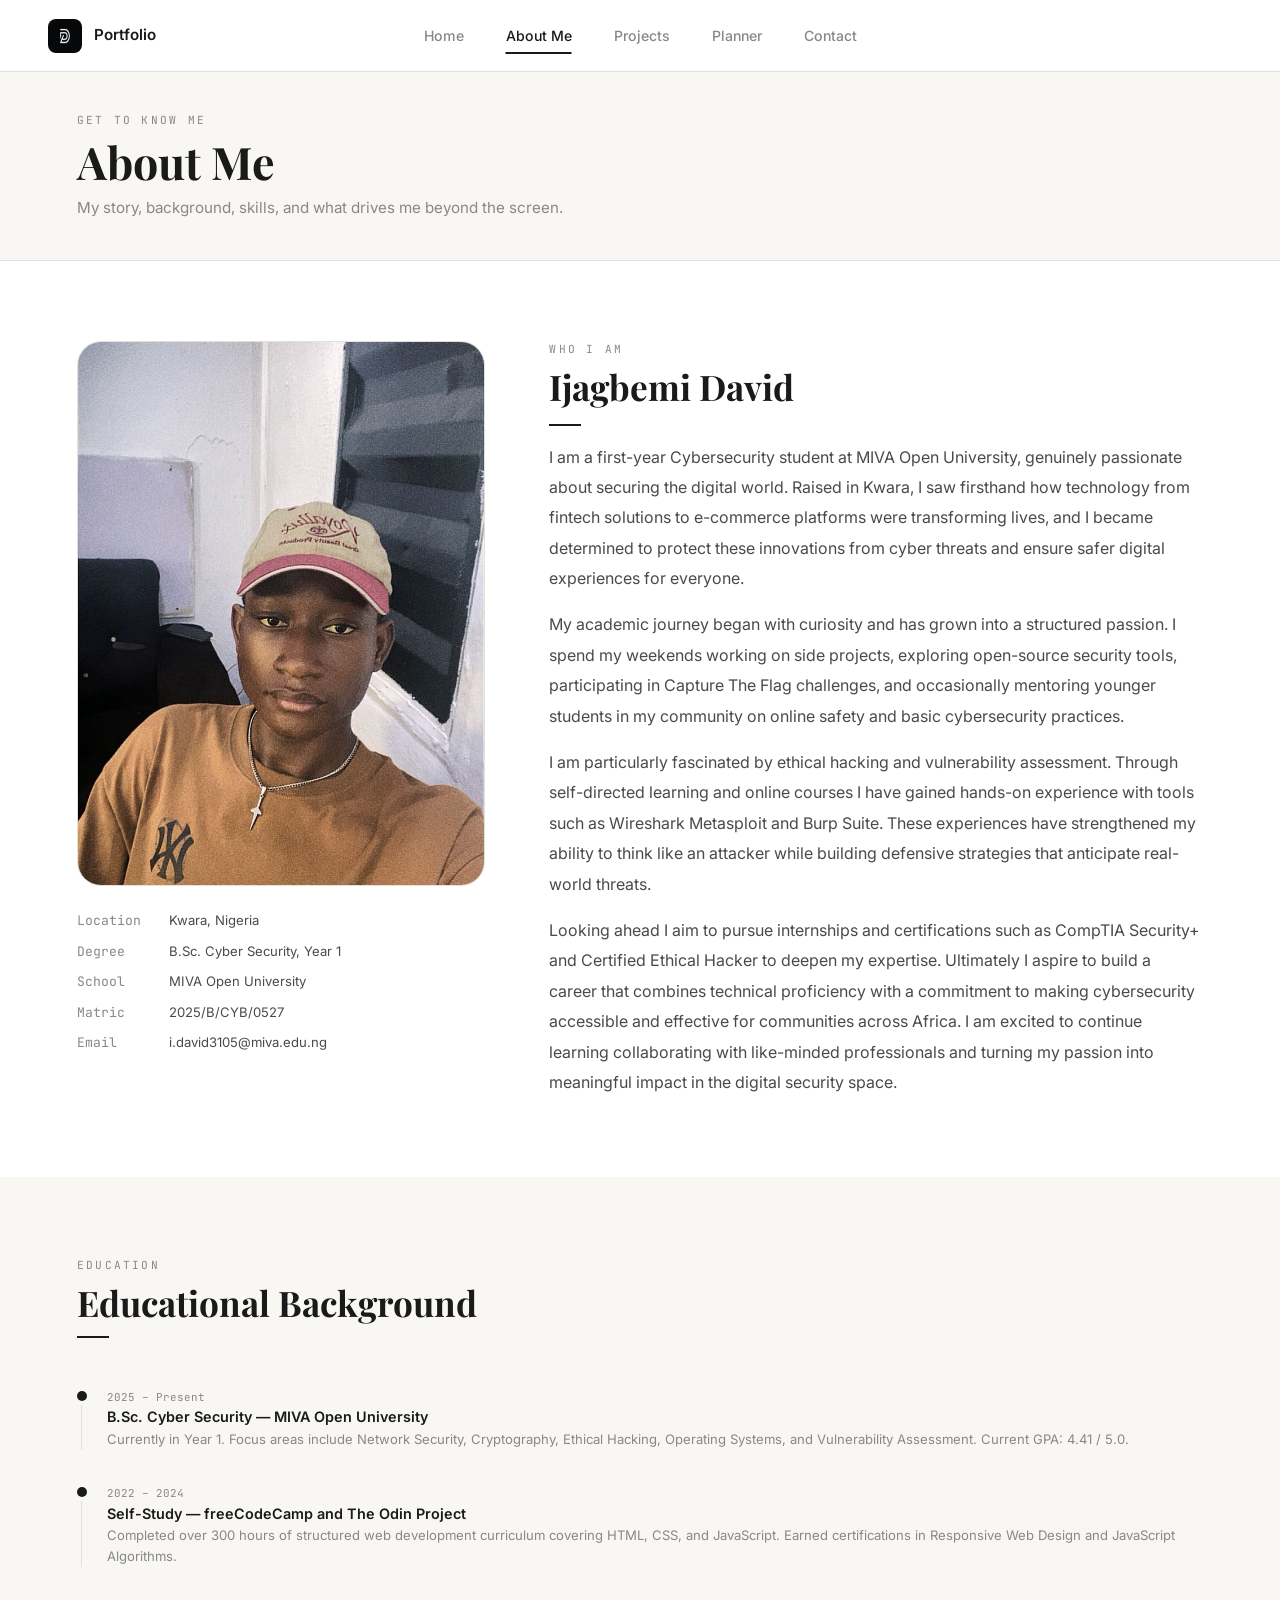
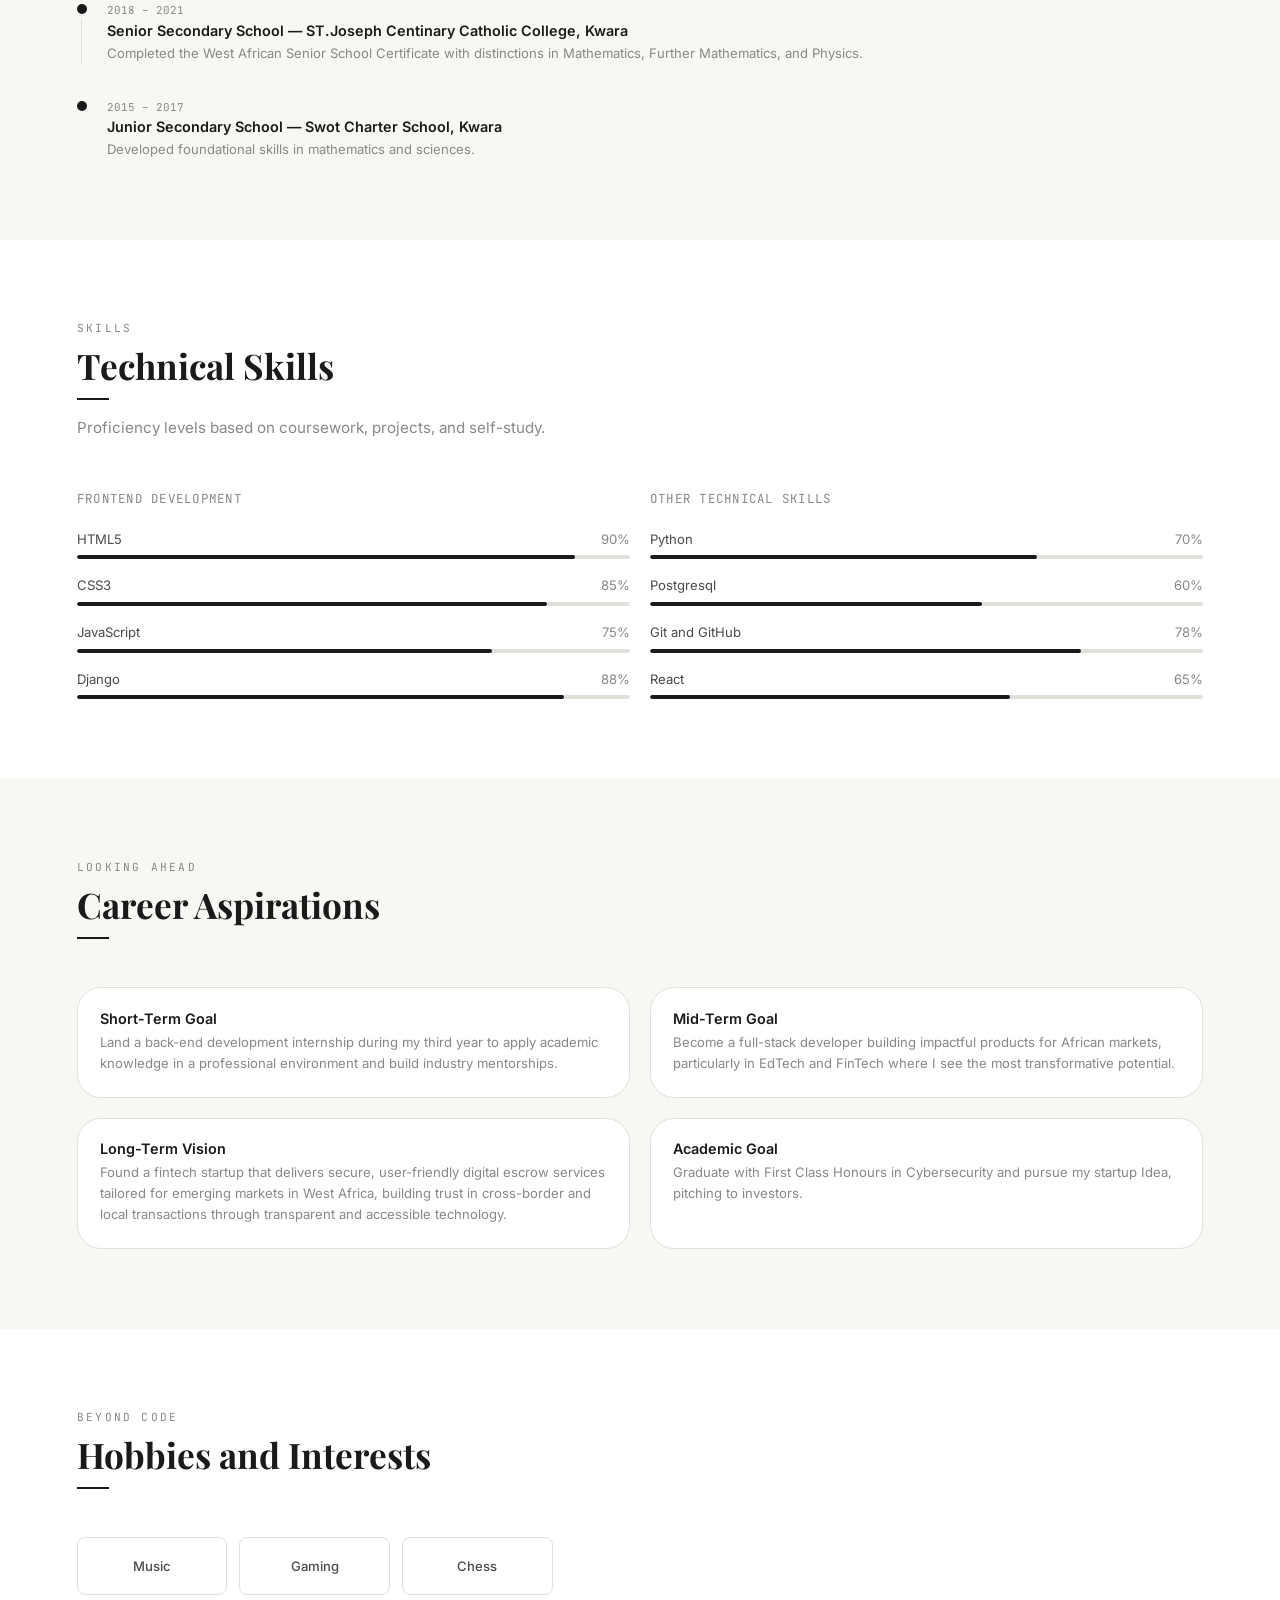
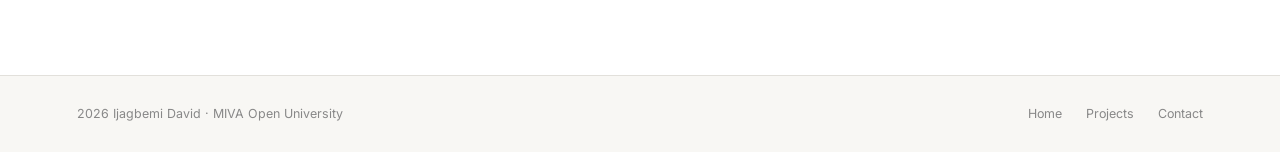
<file: about.html>
<!DOCTYPE html>
<html lang="en">
    <head>
      <meta charset="UTF-8" />
      <meta name="viewport" content="width=device-width, initial-scale=1.0" />
      <title>About Me — Ijagbemi David</title>
      <link rel="preconnect" href="https://fonts.googleapis.com" />
      <link rel="preconnect" href="https://fonts.gstatic.com" crossorigin />
      <link href="https://fonts.googleapis.com/css2?family=Inter:wght@400;500;600;700&family=Playfair+Display:wght@600;700&family=JetBrains+Mono:wght@400;500&display=swap" rel="stylesheet" />
      <link rel="icon" type="image/png" href="images/ddd.jpg">
      <link rel="stylesheet" href="css/style.css" />
    </head>
    <body>

      <nav class="navbar">

          <a href="index.html" class="nav-logo">
              <img src="images/ddd.jpg" alt="" class="nav-logo-badge">
              <span>Portfolio</span>
          </a>

          <ul class="nav-links" id="navLinks">
              <li><a class="active" href="index.html">Home</a></li>
              <li><a href="about.html">About Me</a></li>
              <li><a href="projects.html">Projects</a></li>
              <li><a href="planner.html">Planner</a></li>
              <li><a href="contact.html">Contact</a></li>
          </ul>

          <button class="hamburger" id="hamburger" aria-label="Toggle menu">
              <span></span>
              <span></span>
              <span></span>
          </button>

      </nav>

      <main>

        <div class="page-hero">
          <span class="section-label">Get to Know Me</span>
          <h1>About Me</h1>
          <p>My story, background, skills, and what drives me beyond the screen.</p>
        </div>

        <!-- BIO -->
        <section class="section">
          <div class="about-grid">

            <div class="reveal">
              <div class="about-portrait">
                <img src="images/1.jpeg" alt="Ijagbemi David" onerror="this.style.display='none'" />
               
              </div>

              <ul style="margin-top:1.5rem;display:flex;flex-direction:column;gap:0.6rem;">
                <li style="display:flex;gap:0.75rem;font-size:0.82rem;color:var(--muted);">
                  <span style="font-family:var(--font-mono);min-width:80px;">Location</span>
                  <span style="color:var(--mid);">Kwara, Nigeria</span>
                </li>

                <li style="display:flex;gap:0.75rem;font-size:0.82rem;color:var(--muted);">
                  <span style="font-family:var(--font-mono);min-width:80px;">Degree</span>
                  <span style="color:var(--mid);">B.Sc. Cyber Security, Year 1</span>
                </li>

                <li style="display:flex;gap:0.75rem;font-size:0.82rem;color:var(--muted);">
                  <span style="font-family:var(--font-mono);min-width:80px;">School</span>
                  <span style="color:var(--mid);">MIVA Open University</span>
                </li>

                <li style="display:flex;gap:0.75rem;font-size:0.82rem;color:var(--muted);">
                  <span style="font-family:var(--font-mono);min-width:80px;">Matric</span>
                  <span style="color:var(--mid);">2025/B/CYB/0527</span>
                </li>

                <li style="display:flex;gap:0.75rem;font-size:0.82rem;color:var(--muted);">
                  <span style="font-family:var(--font-mono);min-width:80px;">Email</span>
                  <span style="color:var(--mid);">i.david3105@miva.edu.ng</span>
                </li>

              </ul>
            </div>

            <div class="reveal">
              <span class="section-label">Who I Am</span>
              <h2 class="section-title" style="margin-bottom:1rem;">Ijagbemi David</h2>
              <div class="section-line"></div>

              <p style="margin-bottom:1rem;line-height:1.9;">
                I am a first-year Cybersecurity student at MIVA Open University, 
                genuinely passionate about securing the digital world. Raised in Kwara, I saw firsthand how technology
                from fintech solutions to e-commerce platforms were transforming lives, 
                and I became determined to protect these innovations from cyber threats and 
                ensure safer digital experiences for everyone.
              </p>

              <p style="margin-bottom:1rem;line-height:1.9;">
                My academic journey began with curiosity and has grown into a structured passion. 
                I spend my weekends working on side projects, exploring open-source security tools, 
                participating in Capture The Flag challenges, and occasionally mentoring younger students
                in my community on online safety and basic cybersecurity practices.
              </p>

              <p style="margin-bottom:1rem;line-height:1.9;">
                I am particularly fascinated by ethical hacking and vulnerability assessment. 
                Through self-directed learning and online courses I have gained hands-on experience with 
                tools such as Wireshark Metasploit and Burp Suite. These experiences have strengthened my 
                ability to think like an attacker while building defensive strategies that anticipate real-world threats.
              </p>

              <p style="line-height:1.9;">
                Looking ahead I aim to pursue internships and certifications such as CompTIA Security+ 
                and Certified Ethical Hacker to deepen my expertise. Ultimately I aspire to build a career 
                that combines technical proficiency with a commitment to making cybersecurity accessible and effective 
                for communities across Africa. I am excited to continue learning collaborating 
                with like-minded professionals and turning my passion into meaningful impact in the digital security space.
              </p>
              
            </div>

          </div>
        </section>

        <!-- EDUCATION -->
        <section class="section section-alt reveal">
          <div class="section-header">
            <span class="section-label">Education</span>
            <h2 class="section-title">Educational Background</h2>
            <div class="section-line"></div>
          </div>

          <div class="timeline">

            <div class="timeline-item reveal">

              <div class="timeline-marker">
                <div class="timeline-dot"></div>
                <div class="timeline-line"></div>
              </div>

              <div style="padding-top:0;">
                <div class="timeline-year">2025 – Present</div>

                <div class="timeline-content" style="margin-top:0.2rem;">
                  <h4>B.Sc. Cyber Security — MIVA Open University</h4>
                  <p>Currently in Year 1. Focus areas include Network Security, Cryptography, Ethical Hacking, Operating Systems, and Vulnerability Assessment. Current GPA: 4.41 / 5.0.</p>
                </div>
              </div>
            </div>

            <div class="timeline-item reveal">

              <div class="timeline-marker">
                <div class="timeline-dot"></div>
                <div class="timeline-line"></div>
              </div>

              <div>
                <div class="timeline-year">2022 – 2024</div>

                <div class="timeline-content" style="margin-top:0.2rem;">
                  <h4>Self-Study — freeCodeCamp and The Odin Project</h4>
                  <p>Completed over 300 hours of structured web development curriculum covering HTML, CSS, and JavaScript. Earned certifications in Responsive Web Design and JavaScript Algorithms.</p>
                </div>

              </div>

            </div>

            <div class="timeline-item reveal">
              <div class="timeline-marker">
                <div class="timeline-dot"></div>
                <div class="timeline-line"></div>
              </div>

              <div>

                <div class="timeline-year">2018 – 2021</div>

                <div class="timeline-content" style="margin-top:0.2rem;">
                  <h4>Senior Secondary School — ST.Joseph Centinary Catholic College, Kwara</h4>
                  <p>Completed the West African Senior School Certificate with distinctions in Mathematics, Further Mathematics, and Physics.</p>
                </div>
              </div>

            </div>

            <div class="timeline-item reveal">
              <div class="timeline-marker">
                <div class="timeline-dot"></div>
              </div>

              <div>
                <div class="timeline-year">2015 – 2017</div>

                <div class="timeline-content" style="margin-top:0.2rem;">
                  <h4>Junior Secondary School — Swot Charter School, Kwara</h4>
                  <p>Developed foundational skills in mathematics and sciences.</p>
                </div>

              </div>

            </div>


          </div>
        </section>

        <!-- TECHNICAL SKILLS -->
        <section class="section reveal">
          <div class="section-header">
            <span class="section-label">Skills</span>
            <h2 class="section-title">Technical Skills</h2>
            <div class="section-line"></div>
            <p class="section-desc">Proficiency levels based on coursework, projects, and self-study.</p>
          </div>

          <div class="grid-2">

            <div class="reveal">
              <p style="font-size:0.78rem;font-family:var(--font-mono);color:var(--muted);text-transform:uppercase;letter-spacing:0.1em;margin-bottom:1.25rem;">Frontend Development</p>

              <div class="skill-bar-group">
                <div class="skill-bar">
                  <div class="skill-bar-label"><span>HTML5</span><span style="color:var(--muted);">90%</span></div>
                  <div class="skill-bar-track"><div class="skill-bar-fill" data-width="90"></div></div>
                </div>

                <div class="skill-bar">
                  <div class="skill-bar-label"><span>CSS3</span><span style="color:var(--muted);">85%</span></div>
                  <div class="skill-bar-track"><div class="skill-bar-fill" data-width="85"></div></div>
                </div>

                <div class="skill-bar">
                  <div class="skill-bar-label"><span>JavaScript</span><span style="color:var(--muted);">75%</span></div>
                  <div class="skill-bar-track"><div class="skill-bar-fill" data-width="75"></div></div>
                </div>

                <div class="skill-bar">
                  <div class="skill-bar-label"><span>Django</span><span style="color:var(--muted);">88%</span></div>
                  <div class="skill-bar-track"><div class="skill-bar-fill" data-width="88"></div></div>
                </div>

              </div>

            </div>

            <div class="reveal">
              <p style="font-size:0.78rem;font-family:var(--font-mono);color:var(--muted);text-transform:uppercase;letter-spacing:0.1em;margin-bottom:1.25rem;">Other Technical Skills</p>

              <div class="skill-bar-group">
                <div class="skill-bar">
                  <div class="skill-bar-label"><span>Python</span><span style="color:var(--muted);">70%</span></div>
                  <div class="skill-bar-track"><div class="skill-bar-fill" data-width="70"></div></div>
                </div>

                <div class="skill-bar">
                  <div class="skill-bar-label"><span>Postgresql</span><span style="color:var(--muted);">60%</span></div>
                  <div class="skill-bar-track"><div class="skill-bar-fill" data-width="60"></div></div>
                </div>

                <div class="skill-bar">
                  <div class="skill-bar-label"><span>Git and GitHub</span><span style="color:var(--muted);">78%</span></div>
                  <div class="skill-bar-track"><div class="skill-bar-fill" data-width="78"></div></div>
                </div>

                <div class="skill-bar">
                  <div class="skill-bar-label"><span>React</span><span style="color:var(--muted);">65%</span></div>
                  <div class="skill-bar-track"><div class="skill-bar-fill" data-width="65"></div></div>
                </div>

              </div>

            </div>

          </div>

        </section>

        <!-- CAREER ASPIRATIONS -->
        <section class="section section-alt reveal">
          <div class="section-header">
            <span class="section-label">Looking Ahead</span>
            <h2 class="section-title">Career Aspirations</h2>
            <div class="section-line"></div>
          </div>
          <div class="grid-2">

            <div class="aspiration-card reveal">
              <h4>Short-Term Goal</h4>
              <p>Land a back-end development internship during my third year to apply academic knowledge in a professional environment and build industry mentorships.</p>
            </div>

            <div class="aspiration-card reveal">
              <h4>Mid-Term Goal</h4>
              <p>Become a full-stack developer building impactful products for African markets, particularly in EdTech and FinTech where I see the most transformative potential.</p>
            </div>

            <div class="aspiration-card reveal">
              <h4>Long-Term Vision</h4>
              <p>Found a fintech startup that delivers secure, user-friendly digital escrow services tailored for emerging markets in West Africa, building trust in cross-border and local transactions through transparent and accessible technology.</p>
            </div>

            <div class="aspiration-card reveal">
              <h4>Academic Goal</h4>
              <p>Graduate with First Class Honours in Cybersecurity and pursue my startup Idea, pitching to investors. </p>
            </div>

          </div>
        </section>

        <!-- HOBBIES -->
        <section class="section reveal">
          <div class="section-header">
            <span class="section-label">Beyond Code</span>
            <h2 class="section-title">Hobbies and Interests</h2>
            <div class="section-line"></div>
          </div>

          <div class="interests-grid">
    
            <div class="interest-item reveal"><div class="interest-name">Music</div></div>
            <div class="interest-item reveal"><div class="interest-name">Gaming</div></div>
            <div class="interest-item reveal"><div class="interest-name">Chess</div></div>
            <div class="interest-item reveal"><div class="interest-name">Snooker</div></div>
            <div class="interest-item reveal"><div class="interest-name">Movies</div></div>
          </div>
        </section>

      </main>

      <footer>
        <p class="footer-copy">2026 Ijagbemi David &middot; MIVA Open University</p>
        <nav class="footer-links">
          <a href="index.html">Home</a>
          <a href="projects.html">Projects</a>
          <a href="contact.html">Contact</a>
        </nav>
      </footer>

      <script src="js/main.js"></script>
      <script>
        document.addEventListener('DOMContentLoaded', () => {
          
          // Animate skill bars
          const bars = document.querySelectorAll('.skill-bar-fill');
          const io = new IntersectionObserver(entries => {
            entries.forEach(e => {
              if (e.isIntersecting) {
                setTimeout(() => { e.target.style.width = e.target.dataset.width + '%'; }, 150);
                io.unobserve(e.target);
              }
            });
          }, { threshold: 0.4 });
          bars.forEach(b => io.observe(b));
        });
      </script>
    </body>
</html>
</file>
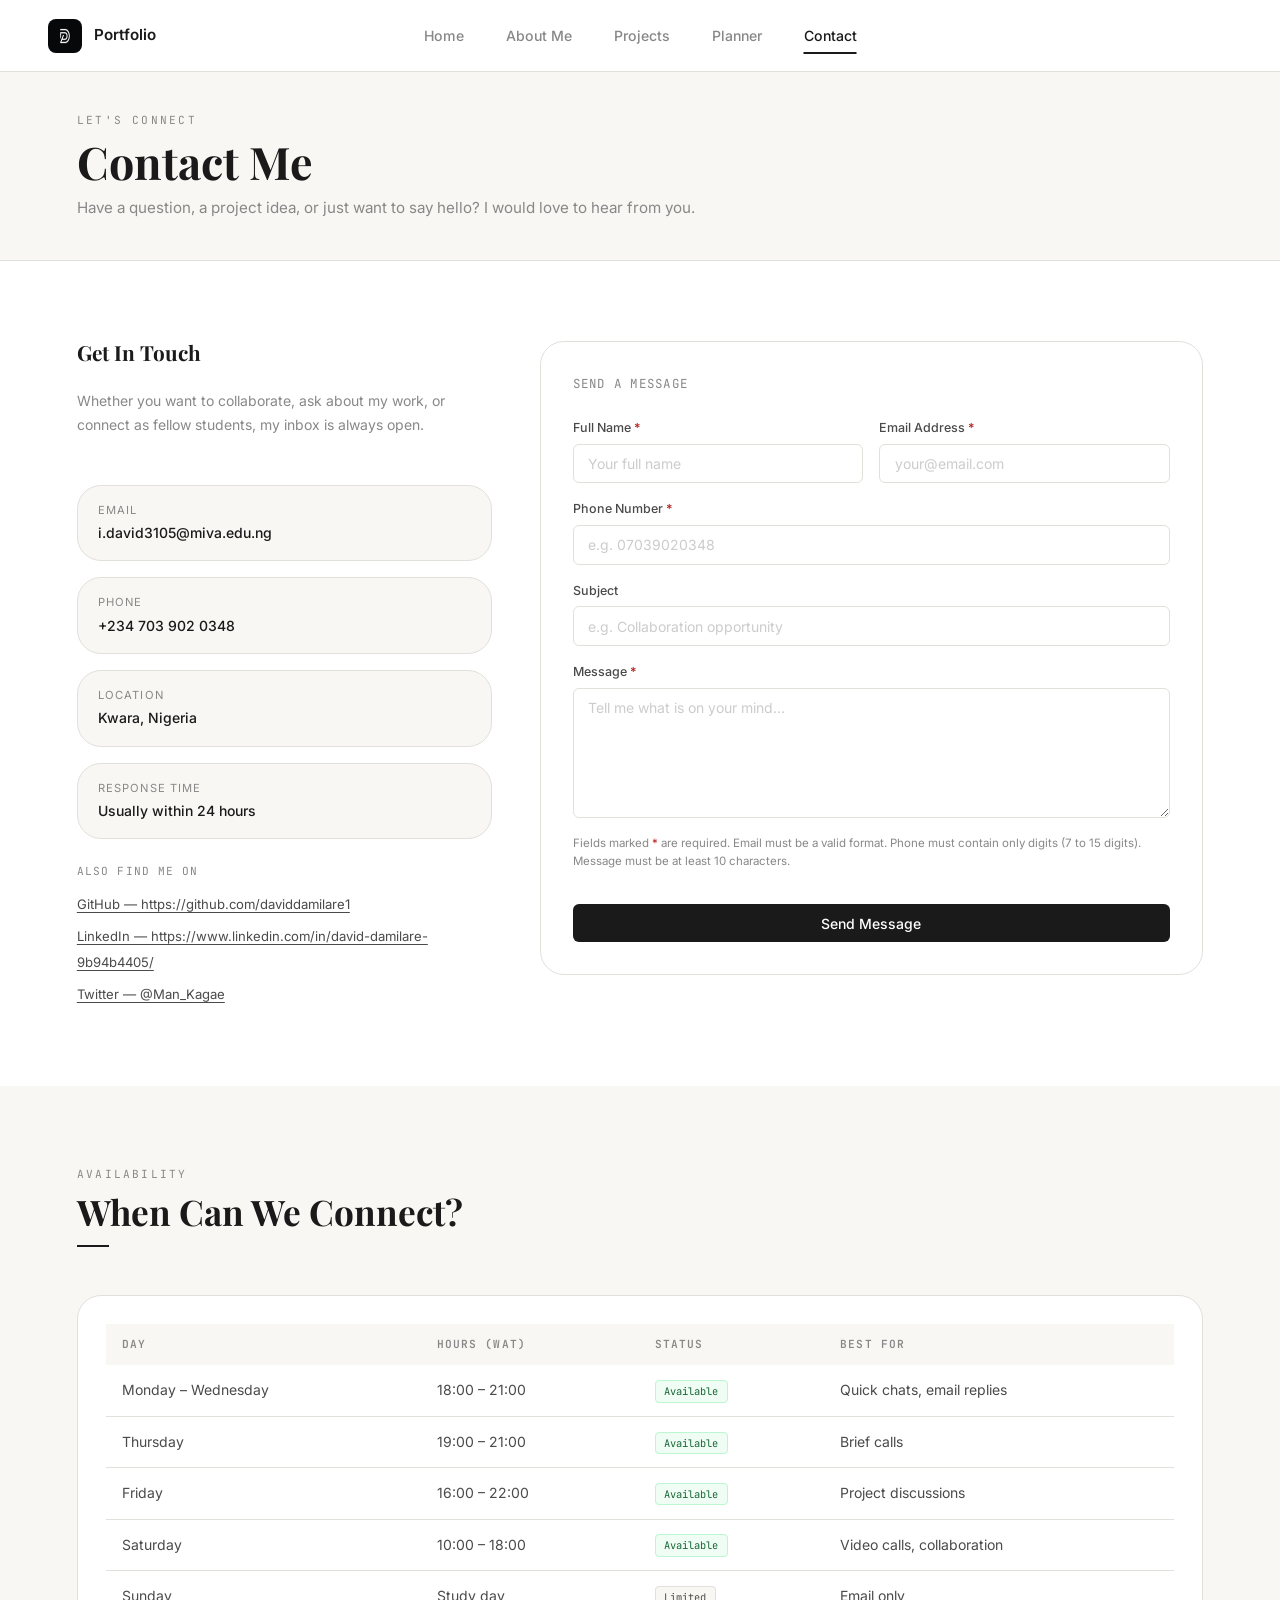
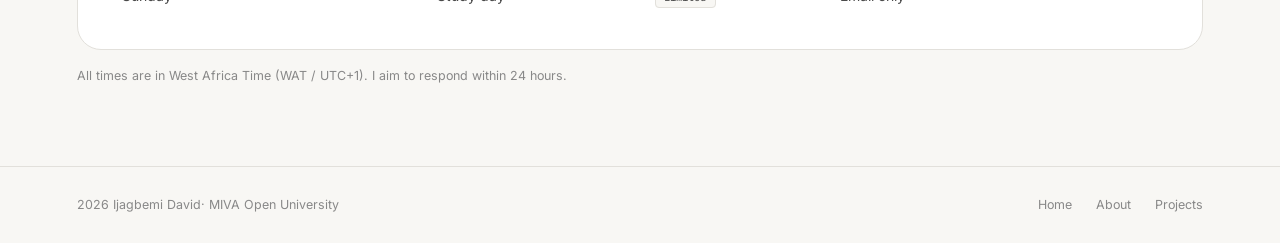
<file: contact.html>
<!DOCTYPE html>
<html lang="en">
<head>
  <meta charset="UTF-8" />
  <meta name="viewport" content="width=device-width, initial-scale=1.0" />
  <title>Contact — Ijagbemi David<</title>
  <link rel="preconnect" href="https://fonts.googleapis.com" />
  <link rel="preconnect" href="https://fonts.gstatic.com" crossorigin />
  <link href="https://fonts.googleapis.com/css2?family=Inter:wght@400;500;600;700&family=Playfair+Display:wght@600;700&family=JetBrains+Mono:wght@400;500&display=swap" rel="stylesheet" />
  <link rel="icon" type="image/png" href="images/ddd.jpg">
  <link rel="stylesheet" href="css/style.css" />
</head>
<body>

  <nav class="navbar">

      <a href="index.html" class="nav-logo">
          <img src="images/ddd.jpg" alt="" class="nav-logo-badge">
          <span>Portfolio</span>
      </a>

      <ul class="nav-links" id="navLinks">
          <li><a class="active" href="index.html">Home</a></li>
          <li><a href="about.html">About Me</a></li>
          <li><a href="projects.html">Projects</a></li>
          <li><a href="planner.html">Planner</a></li>
          <li><a href="contact.html">Contact</a></li>
      </ul>

      <button class="hamburger" id="hamburger" aria-label="Toggle menu">
          <span></span>
          <span></span>
          <span></span>
      </button>

  </nav>

  <main>

    <div class="page-hero">
      <span class="section-label">Let's Connect</span>
      <h1>Contact Me</h1>
      <p>Have a question, a project idea, or just want to say hello? I would love to hear from you.</p>
    </div>

    <section class="section">
      <div class="contact-grid">

        <!-- INFO COLUMN -->
        <div class="contact-info reveal">
          <h2 style="font-size:1.3rem;margin-bottom:0.5rem;">Get In Touch</h2>
          <p style="color:var(--muted);font-size:0.875rem;margin-bottom:2rem;line-height:1.7;">
            Whether you want to collaborate, ask about my work, or connect as fellow students,
            my inbox is always open.
          </p>

          <div class="contact-card">
            <div>
              <div class="contact-label">Email</div>
              <div class="contact-value">i.david3105@miva.edu.ng</div>
            </div>
          </div>

          <div class="contact-card">
            <div>
              <div class="contact-label">Phone</div>
              <div class="contact-value">+234 703 902 0348</div>
            </div>
          </div>

          <div class="contact-card">
            <div>
              <div class="contact-label">Location</div>
              <div class="contact-value">Kwara, Nigeria</div>
            </div>
          </div>

          <div class="contact-card">
            <div>
              <div class="contact-label">Response Time</div>
              <div class="contact-value">Usually within 24 hours</div>
            </div>
          </div>

          <div style="margin-top:0.5rem;">
            <p style="font-size:0.7rem;color:var(--muted);margin-bottom:0.6rem;text-transform:uppercase;letter-spacing:0.1em;font-family:var(--font-mono);">Also Find Me On</p>

            <ul style="display:flex;flex-direction:column;gap:0.4rem;">
              <li><a href="#" style="font-size:0.82rem;color:var(--mid);text-decoration:underline;text-underline-offset:3px;">GitHub — https://github.com/daviddamilare1</a></li>
              <li><a href="#" style="font-size:0.82rem;color:var(--mid);text-decoration:underline;text-underline-offset:3px;">LinkedIn — https://www.linkedin.com/in/david-damilare-9b94b4405/</a></li>
              <li><a href="#" style="font-size:0.82rem;color:var(--mid);text-decoration:underline;text-underline-offset:3px;">Twitter — @Man_Kagae</a></li>
            </ul>

          </div>

        </div>

        <!-- FORM COLUMN -->
        <div class="reveal">
          <div class="card" style="padding:2rem;">
            <p style="font-size:0.78rem;font-family:var(--font-mono);color:var(--muted);text-transform:uppercase;letter-spacing:0.1em;margin-bottom:1.5rem;">Send a Message</p>

            <div id="formSuccess" class="form-success" role="alert"></div>

            <form id="contactForm" novalidate class="contact-form">

              <div class="form-row">
                <div class="form-group">
                  <label class="form-label" for="name">Full Name <span style="color:#b91c1c;">*</span></label>
                  <input
                    type="text"
                    id="name"
                    name="name"
                    class="form-input"
                    placeholder="Your full name"
                    autocomplete="name"
                    required
                    aria-required="true"
                    aria-describedby="nameError"
                  />
                  <span class="field-error" id="nameError" role="alert"></span>
                </div>

                <div class="form-group">
                  <label class="form-label" for="email">Email Address <span style="color:#b91c1c;">*</span></label>
                  <input type="email" id="email" name="email" class="form-input" placeholder="your@email.com" autocomplete="email" required aria-required="true" aria-describedby="emailError"/>
                  <span class="field-error" id="emailError" role="alert"></span>
                </div>
              </div>

              <div class="form-group">
                <label class="form-label" for="phone">Phone Number <span style="color:#b91c1c;">*</span></label>
                <input type="tel" id="phone" name="phone" class="form-input" placeholder="e.g. 07039020348" autocomplete="tel" required aria-required="true" aria-describedby="phoneError"/>
                <span class="field-error" id="phoneError" role="alert"></span>
              </div>

              <div class="form-group">
                <label class="form-label" for="subject">Subject</label>
                <input type="text" id="subject" name="subject" class="form-input" placeholder="e.g. Collaboration opportunity"/>
              </div>

              <div class="form-group">
                <label class="form-label" for="message">Message <span style="color:#b91c1c;">*</span></label>
                <textarea id="message" name="message" class="form-input" placeholder="Tell me what is on your mind..." rows="5" required aria-required="true" aria-describedby="messageError"></textarea>
                <span class="field-error" id="messageError" role="alert"></span>
              </div>

              <p style="font-size:0.72rem;color:var(--muted);margin-bottom:1.1rem;line-height:1.6;">
                Fields marked <span style="color:#b91c1c;">*</span> are required.
                Email must be a valid format. Phone must contain only digits (7 to 15 digits).
                Message must be at least 10 characters.
              </p>

              <button type="submit" class="btn btn-primary" style="width:100%;justify-content:center;">
                Send Message
              </button>
            </form>
          </div>
        </div>

      </div>
    </section>

    <!-- AVAILABILITY TABLE -->
    <section class="section section-alt reveal">
      <div class="section-header">
        <span class="section-label">Availability</span>
        <h2 class="section-title">When Can We Connect?</h2>
        <div class="section-line"></div>
      </div>

      <div class="table-wrapper card">
        <table>
          <thead>
            <tr>
              <th>Day</th>
              <th>Hours (WAT)</th>
              <th>Status</th>
              <th>Best For</th>
            </tr>
          </thead>
          <tbody>
            <tr><td>Monday – Wednesday</td> <td>18:00 – 21:00</td> <td><span class="tag" style="background:#f0fdf4;color:#166534;border-color:#bbf7d0;">Available</span></td> <td>Quick chats, email replies</td></tr>
            <tr><td>Thursday</td> <td>19:00 – 21:00</td> <td><span class="tag" style="background:#f0fdf4;color:#166534;border-color:#bbf7d0;">Available</span></td> <td>Brief calls</td></tr>
            <tr><td>Friday</td> <td>16:00 – 22:00</td> <td><span class="tag" style="background:#f0fdf4;color:#166534;border-color:#bbf7d0;">Available</span></td> <td>Project discussions</td></tr>
            <tr><td>Saturday</td> <td>10:00 – 18:00</td> <td><span class="tag" style="background:#f0fdf4;color:#166534;border-color:#bbf7d0;">Available</span></td> <td>Video calls, collaboration</td></tr>
            <tr><td>Sunday</td> <td>Study day</td> <td><span class="tag">Limited</span></td> <td>Email only</td></tr>
          </tbody>
        </table>
      </div>
      <p style="font-size:0.78rem;color:var(--muted);margin-top:1rem;">All times are in West Africa Time (WAT / UTC+1). I aim to respond within 24 hours.</p>
    </section>

  </main>

  <footer>
    <p class="footer-copy">2026 Ijagbemi David&middot; MIVA Open University</p>
    <nav class="footer-links">
      <a href="index.html">Home</a>
      <a href="about.html">About</a>
      <a href="projects.html">Projects</a>
    </nav>
  </footer>

  <script src="js/main.js"></script>
</body>
</html>
</file>
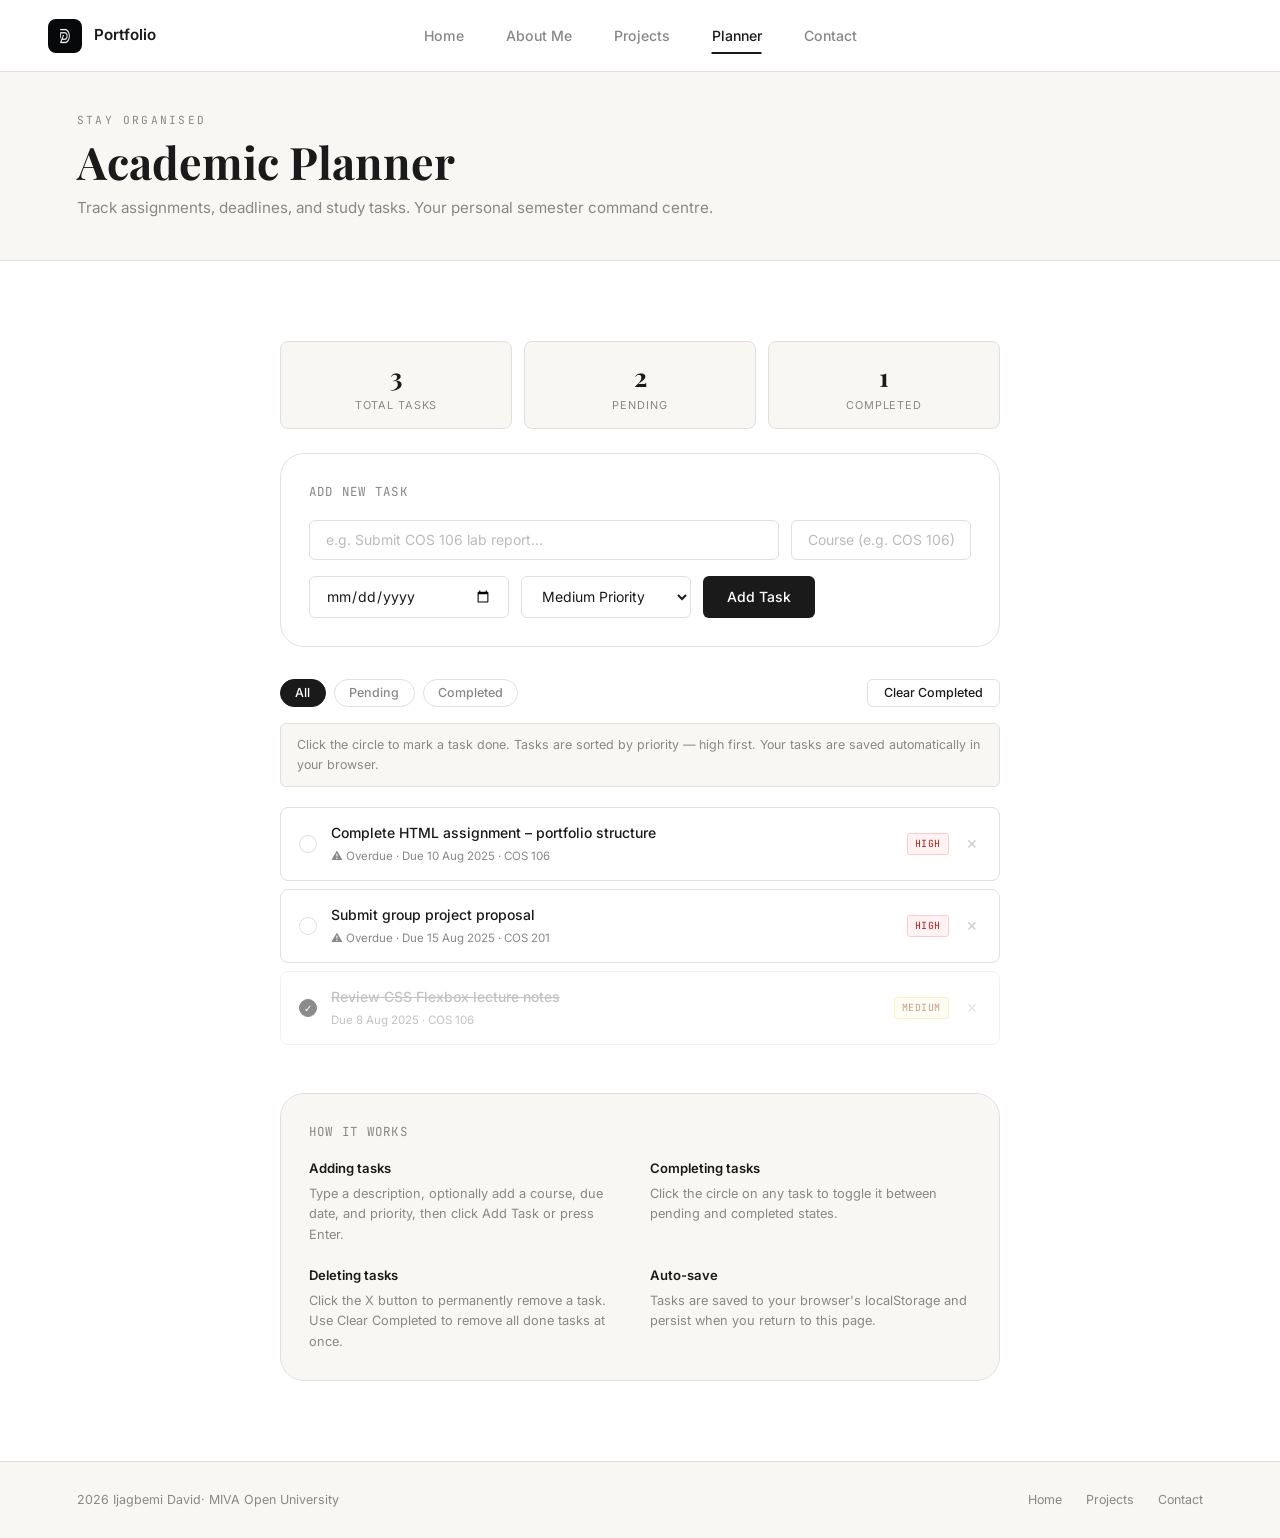
<file: planner.html>
<!DOCTYPE html>
<html lang="en">
<head>
  <meta charset="UTF-8" />
  <meta name="viewport" content="width=device-width, initial-scale=1.0" />
  <title>Academic Planner — Ijagbemi David</title>
  <link rel="preconnect" href="https://fonts.googleapis.com" />
  <link rel="preconnect" href="https://fonts.gstatic.com" crossorigin />
  <link href="https://fonts.googleapis.com/css2?family=Inter:wght@400;500;600;700&family=Playfair+Display:wght@600;700&family=JetBrains+Mono:wght@400;500&display=swap" rel="stylesheet" />
  <link rel="icon" type="image/png" href="images/ddd.jpg">
  <link rel="stylesheet" href="css/style.css" />
</head>
<body>

  <nav class="navbar">

      <a href="index.html" class="nav-logo">
          <img src="images/ddd.jpg" alt="" class="nav-logo-badge">
          <span>Portfolio</span>
      </a>

      <ul class="nav-links" id="navLinks">
          <li><a class="active" href="index.html">Home</a></li>
          <li><a href="about.html">About Me</a></li>
          <li><a href="projects.html">Projects</a></li>
          <li><a href="planner.html">Planner</a></li>
          <li><a href="contact.html">Contact</a></li>
      </ul>

      <button class="hamburger" id="hamburger" aria-label="Toggle menu">
          <span></span>
          <span></span>
          <span></span>
      </button>

  </nav>

  <main>

    <div class="page-hero">
      <span class="section-label">Stay Organised</span>
      <h1>Academic Planner</h1>
      <p>Track assignments, deadlines, and study tasks. Your personal semester command centre.</p>
    </div>

    <section class="section">
      <div class="planner-container">

        <!-- STATS -->
        <div class="planner-stats reveal">
          <div class="planner-stat-card">
            <div class="planner-stat-num" id="statTotal">0</div>
            <div class="planner-stat-label">Total Tasks</div>
          </div> 

          <div class="planner-stat-card">
            <div class="planner-stat-num" id="statPending">0</div>
            <div class="planner-stat-label">Pending</div>
          </div>

          <div class="planner-stat-card">
            <div class="planner-stat-num" id="statDone">0</div>
            <div class="planner-stat-label">Completed</div>
          </div>

        </div>

        <!-- ADD TASK -->
        <div class="card reveal" style="margin-bottom:2rem;">
          <p style="font-size:0.78rem;font-family:var(--font-mono);color:var(--muted);text-transform:uppercase;letter-spacing:0.1em;margin-bottom:1.1rem;">Add New Task</p>
          <div class="planner-input-group">
            <input type="text" id="taskInput" class="planner-input" placeholder="e.g. Submit COS 106 lab report..." aria-label="Task description" style="flex:2;"/>
            <input type="text" id="courseInput" class="planner-input" placeholder="Course (e.g. COS 106)" aria-label="Course name" style="max-width:180px;"/>
          </div>

          <div class="planner-input-group" style="margin-bottom:0;">
            <input type="date" id="dueDateInput" class="planner-input" aria-label="Due date" style="max-width:200px;"/>

            <select id="prioritySelect" class="planner-input" aria-label="Priority level" style="max-width:170px;">
              <option value="high">High Priority</option>
              <option value="medium" selected>Medium Priority</option>
              <option value="low">Low Priority</option>
            </select> 
            
            <button id="addTaskBtn" class="btn btn-primary" style="white-space:nowrap;"> Add Task</button>
          </div>
        </div>

        <!-- TASK LIST -->
        <div class="reveal">

          <div class="actions-bar">

            <div class="filter-bar">
              <button class="filter-btn active" data-filter="all">All</button>
              <button class="filter-btn" data-filter="pending">Pending</button>
              <button class="filter-btn" data-filter="completed">Completed</button>
            </div>

            <button id="clearCompletedBtn" class="btn btn-outline" style="font-size:0.78rem;padding:0.35rem 1rem;"> Clear Completed</button>
          </div>

          <div class="planner-tip">
            Click the circle to mark a task done. Tasks are sorted by priority — high first.
            Your tasks are saved automatically in your browser.
          </div>

          <ul class="task-list" id="taskList" aria-live="polite" aria-label="Task list"></ul>

          <div class="empty-state" id="emptyState" style="display:none;" aria-live="polite">
            <div class="empty-icon">—</div>
            <p style="font-weight:600;margin-bottom:0.4rem;">No tasks here</p>
            <p style="font-size:0.82rem;">Add a task above to get started.</p>
          </div>
        </div>

        <!-- HOW IT WORKS -->
        <div class="card reveal" style="margin-top:3rem;background:var(--cream);">
          <p style="font-size:0.78rem;font-family:var(--font-mono);color:var(--muted);text-transform:uppercase;letter-spacing:0.1em;margin-bottom:1rem;">How It Works</p>
          <div class="grid-2" style="gap:1.25rem;">
            <div>
              <p style="font-size:0.82rem;font-weight:600;color:var(--dark);margin-bottom:0.3rem;">Adding tasks</p>
              <p style="font-size:0.8rem;color:var(--muted);">Type a description, optionally add a course, due date, and priority, then click Add Task or press Enter.</p>
            </div>

            <div>
              <p style="font-size:0.82rem;font-weight:600;color:var(--dark);margin-bottom:0.3rem;">Completing tasks</p>
              <p style="font-size:0.8rem;color:var(--muted);">Click the circle on any task to toggle it between pending and completed states.</p>
            </div>

            <div>
              <p style="font-size:0.82rem;font-weight:600;color:var(--dark);margin-bottom:0.3rem;">Deleting tasks</p>
              <p style="font-size:0.8rem;color:var(--muted);">Click the X button to permanently remove a task. Use Clear Completed to remove all done tasks at once.</p>
            </div>

            <div>
              <p style="font-size:0.82rem;font-weight:600;color:var(--dark);margin-bottom:0.3rem;">Auto-save</p>
              <p style="font-size:0.8rem;color:var(--muted);">Tasks are saved to your browser's localStorage and persist when you return to this page.</p>
            </div>

          </div>
        </div>

      </div>
    </section>

  </main>

  <footer>
    <p class="footer-copy">2026 Ijagbemi David&middot; MIVA Open University</p>
    <nav class="footer-links">
      <a href="index.html">Home</a>
      <a href="projects.html">Projects</a>
      <a href="contact.html">Contact</a>
    </nav>
  </footer>

  <script src="js/main.js"></script>
  <script src="js/planner.js"></script>
</body>
</html>
</file>
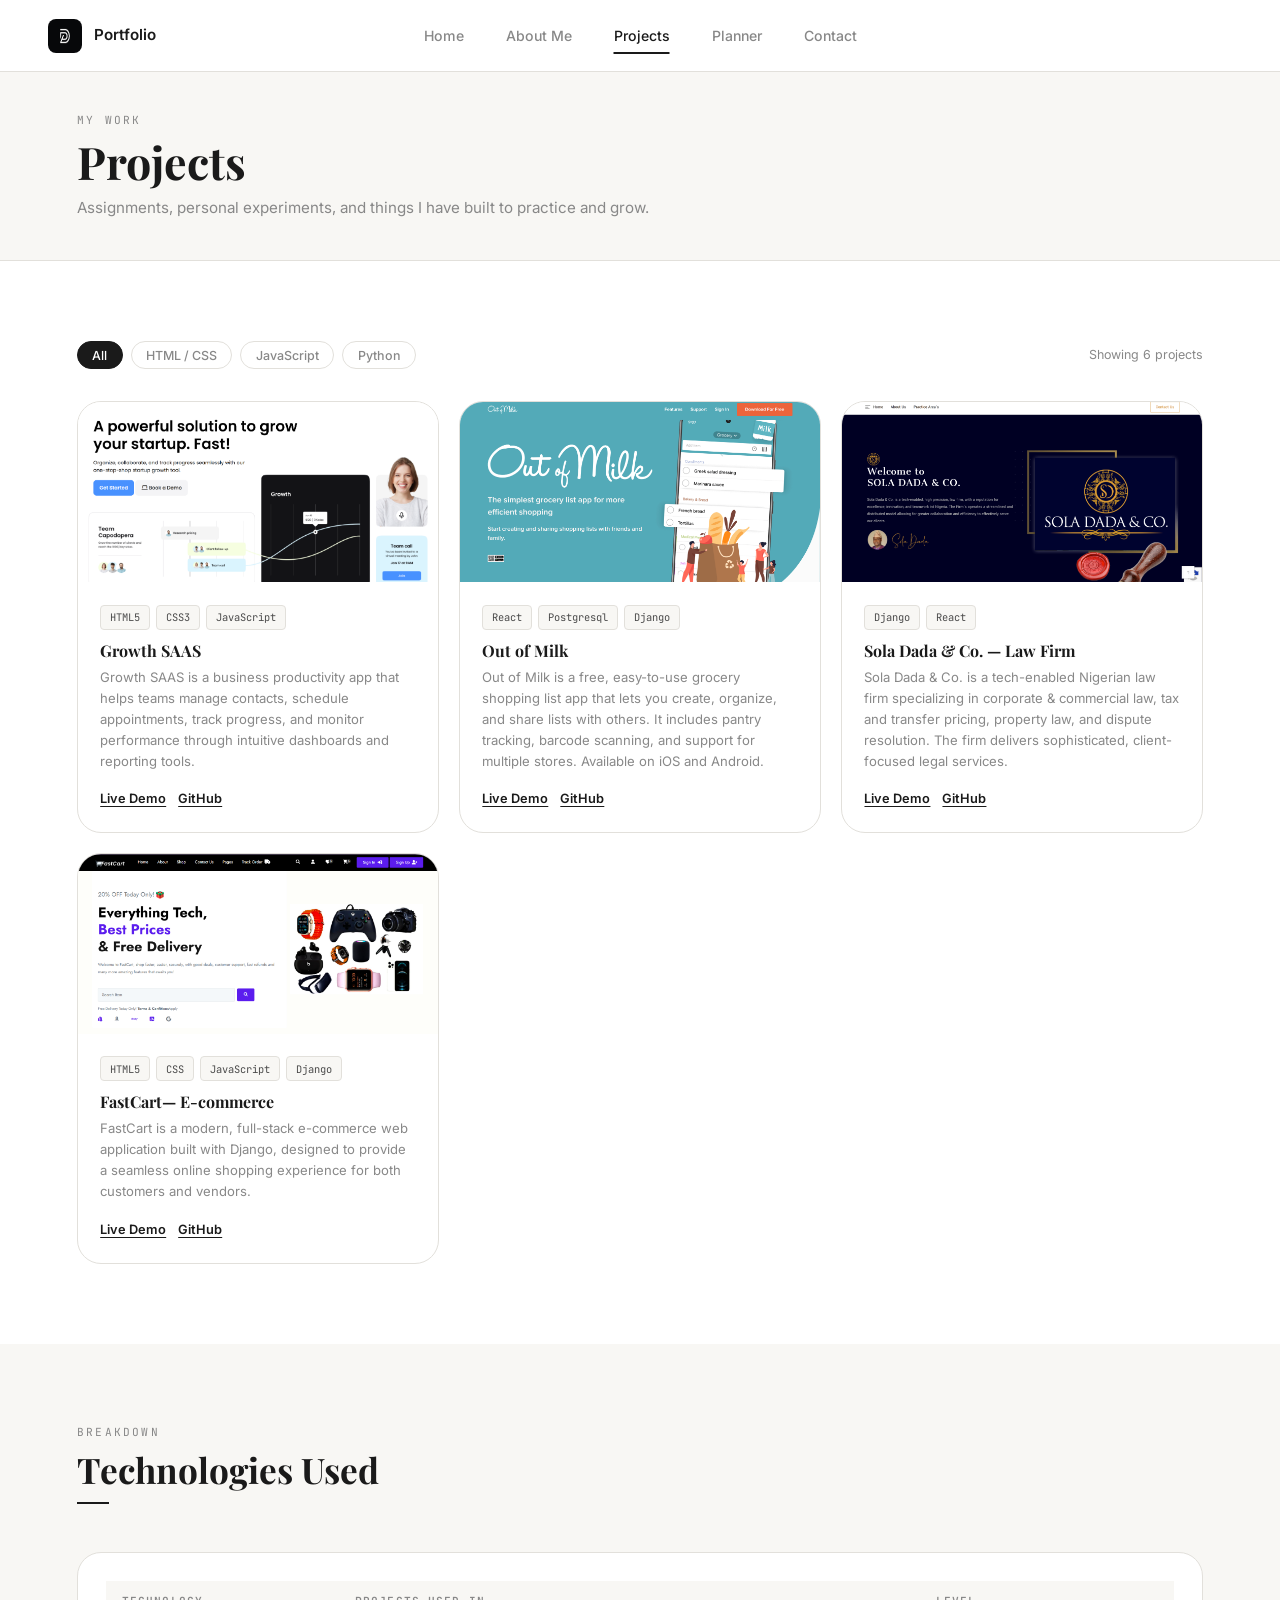
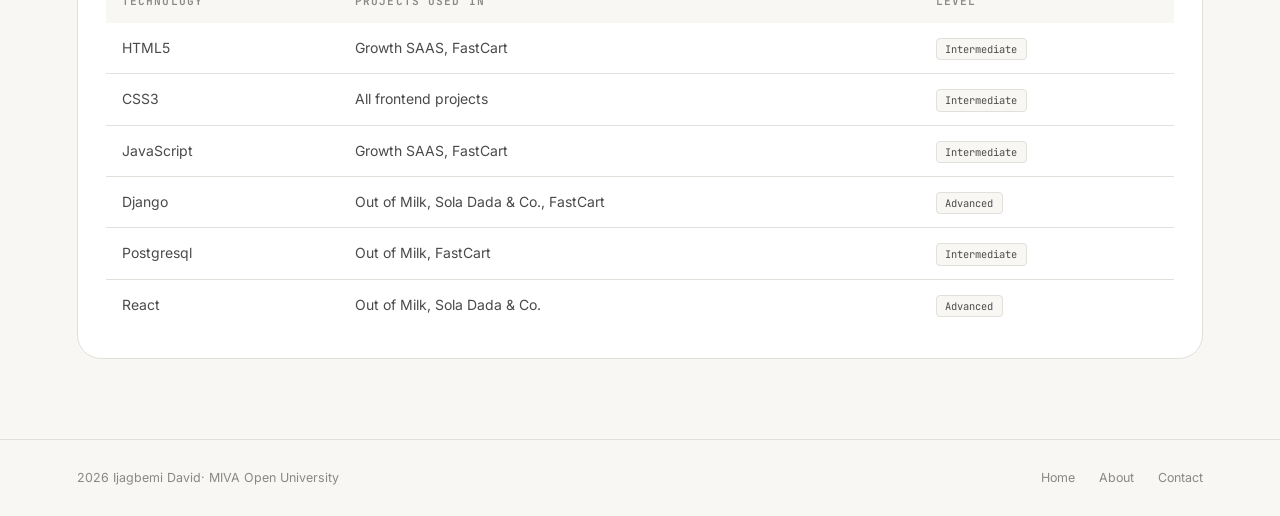
<file: projects.html>
<!DOCTYPE html>
<html lang="en">
<head>
  <meta charset="UTF-8" />
  <meta name="viewport" content="width=device-width, initial-scale=1.0" />
  <title>Projects — Ijagbemi David<</title>
  <link rel="preconnect" href="https://fonts.googleapis.com" />
  <link rel="preconnect" href="https://fonts.gstatic.com" crossorigin />
  <link href="https://fonts.googleapis.com/css2?family=Inter:wght@400;500;600;700&family=Playfair+Display:wght@600;700&family=JetBrains+Mono:wght@400;500&display=swap" rel="stylesheet" />
  <link rel="icon" type="image/png" href="images/ddd.jpg">
  <link rel="stylesheet" href="css/style.css" />
  <style>
    .project-thumb-inner {
      width: 100%; height: 100%;
      display: flex; align-items: center; justify-content: center;
      background: var(--cream);
      transition: transform 0.35s ease;
    }
    .project-card:hover .project-thumb-inner { transform: scale(1.04); }
    .thumb-label {
      font-family: var(--font-display);
      font-size: 1.4rem;
      color: var(--mid);
      font-weight: 600;
      letter-spacing: -0.02em;
      text-align: center;
      padding: 1rem;
    }
    .project-card[data-hidden="true"] { display: none; }
  </style>
</head>
<body>

  <nav class="navbar">

      <a href="index.html" class="nav-logo">
          <!-- <span class="nav-logo-badge">ID</span> -->
           <img src="images/ddd.jpg" alt="" class="nav-logo-badge">
          <span>Portfolio</span>
      </a>

      <ul class="nav-links" id="navLinks">
          <li><a class="active" href="index.html">Home</a></li>
          <li><a href="about.html">About Me</a></li>
          <li><a href="projects.html">Projects</a></li>
          <li><a href="planner.html">Planner</a></li>
          <li><a href="contact.html">Contact</a></li>
      </ul>

      <button class="hamburger" id="hamburger" aria-label="Toggle menu">
          <span></span>
          <span></span>
          <span></span>
      </button>

  </nav>

  <main>

    <div class="page-hero">
      <span class="section-label">My Work</span>
      <h1>Projects</h1>
      <p>Assignments, personal experiments, and things I have built to practice and grow.</p>
    </div>

    <section class="section">

      <div style="display:flex;justify-content:space-between;align-items:center;flex-wrap:wrap;gap:1rem;margin-bottom:2rem;">

        <div class="filter-bar" id="filterBar">
          <button class="filter-pill active" data-filter="all">All</button>
          <button class="filter-pill" data-filter="html-css">HTML / CSS</button>
          <button class="filter-pill" data-filter="javascript">JavaScript</button>
          <button class="filter-pill" data-filter="python">Python</button>
        </div>

        <p style="font-size:0.78rem;color:var(--muted);" id="projectCount">Showing 6 projects</p>
      </div>

      <div class="projects-grid" id="projectsGrid">

        <article class="project-card reveal" data-category="html-css javascript">

          <div class="project-thumb">
              <div class="project-thumb-inner">
                  <img src="images/eloquent-mochi-11fd4a.netlify.app_ (1).png" alt="Weather Dashboard" class="thumb-image">
              </div>
              
          </div>

          <div class="project-body">
            <div class="project-tags">
              <span class="tag">HTML5</span>
              <span class="tag">CSS3</span>
              <span class="tag">JavaScript</span>
              
            </div>
            <h3 class="project-title">Growth SAAS</h3>
            <p class="project-desc">
                Growth SAAS is a business productivity app that helps teams manage contacts, 
                schedule appointments, track progress, and monitor performance through intuitive dashboards 
                and reporting tools. 
               
            </p>

            <div class="project-links">
              <a href="https://eloquent-mochi-11fd4a.netlify.app/" class="project-link">Live Demo</a>
              <a href="https://github.com/daviddamilare1/growth-landing-page" class="project-link">GitHub</a>
            </div>
          </div>

        </article>

        <article class="project-card reveal" data-category="html-css javascript">

          <div class="project-thumb">
              <div class="project-thumb-inner">
                  <img src="images/outofmilk.com_.png" alt="Weather Dashboard" class="thumb-image">
              </div>
              
          </div>

          <div class="project-body">

            <div class="project-tags">
              <span class="tag">React</span>
              <span class="tag">Postgresql</span>
              <span class="tag">Django</span>
            </div>

            <h3 class="project-title">Out of Milk</h3>
            <p class="project-desc">
               Out of Milk is a free, easy-to-use grocery shopping list app that lets you create, 
               organize, and share lists with others. It includes pantry tracking, barcode scanning,
               and support for multiple stores. Available on iOS and Android.
            </p>

            <div class="project-links">
              <a href="https://outofmilk.com/" class="project-link">Live Demo</a>
              <a href="#" class="project-link">GitHub</a>
            </div>

          </div>

        </article>

        <article class="project-card reveal" data-category="python">

          <div class="project-thumb">
              <div class="project-thumb-inner">
                  <img src="images/soladadaandco.com_.png" alt="Weather Dashboard" class="thumb-image">
              </div>
              
          </div>
          <div class="project-body">
            <div class="project-tags">
              <span class="tag">Django</span>
              <span class="tag">React</span>
              
            </div>

            <h3 class="project-title">Sola Dada & Co. — Law Firm</h3>
            <p class="project-desc">
              Sola Dada & Co. is a tech-enabled Nigerian law firm specializing in corporate & commercial law, 
              tax and transfer pricing, property law, and dispute resolution. The firm delivers sophisticated, client-focused legal services.
            </p>

            <div class="project-links">
              <a href="https://soladadaandco.com/" class="project-link">Live Demo</a>
              <a href="#" class="project-link">GitHub</a>
            </div>

          </div>
        </article>

        <article class="project-card reveal" data-category="python">

          <div class="project-thumb">
              <div class="project-thumb-inner">
                  <img src="images/Screenshot (382).png" alt="Weather Dashboard" class="thumb-image">
              </div>
              
          </div>

          <div class="project-body">

            <div class="project-tags">
              <span class="tag">HTML5</span>
              <span class="tag">CSS</span>
              <span class="tag">JavaScript</span>
              <span class="tag">Django</span>
            </div>

            <h3 class="project-title">FastCart— E-commerce</h3>
            <p class="project-desc">
              FastCart is a modern, full-stack e-commerce web application built with Django, 
              designed to provide a seamless online shopping experience for both customers and 
              vendors.
            </p>

            <div class="project-links">
              <a href="https://fastcart-nhyl.onrender.com" class="project-link">Live Demo</a>
              <a href="https://github.com/daviddamilare1/E-commerce-" class="project-link">GitHub</a>
            </div>

          </div>

        </article>

      </div>

    </section>

    <!-- TECHNOLOGIES TABLE -->
    <section class="section section-alt reveal">
      <div class="section-header">
        <span class="section-label">Breakdown</span>
        <h2 class="section-title">Technologies Used</h2>
        <div class="section-line"></div>
      </div>

      <div class="table-wrapper card">
        <table>
          <thead>
            <tr>
              <th>Technology</th>
              <th>Projects Used In</th>
              <th>Level</th>
            </tr>
          </thead>

          <tbody>
            <tr><td>HTML5</td> <td>Growth SAAS, FastCart</td> <td><span class="tag">Intermediate</span></td></tr>
            <tr><td>CSS3 </td> <td>All frontend projects</td> <td><span class="tag">Intermediate</span></td></tr>
            <tr><td>JavaScript</td> <td>Growth SAAS, FastCart</td> <td><span class="tag">Intermediate</span></td></tr>
            <tr><td>Django</td> <td>Out of Milk, Sola Dada & Co., FastCart</td> <td><span class="tag">Advanced</span></td></tr>
            <tr><td>Postgresql</td> <td>Out of Milk, FastCart</td> <td><span class="tag">Intermediate</span></td></tr>
            <tr><td>React</td> <td>Out of Milk, Sola Dada & Co.</td> <td><span class="tag">Advanced</span></td></tr>
          </tbody>

        </table>
        
      </div>
    </section>

  </main>

  <footer>
    <p class="footer-copy">2026 Ijagbemi David&middot; MIVA Open University</p>
    <nav class="footer-links">
      <a href="index.html">Home</a>
      <a href="about.html">About</a>
      <a href="contact.html">Contact</a>
    </nav>
  </footer>

  <script src="js/main.js"></script>
  <script>
    const filterPills = document.querySelectorAll('.filter-pill');
    const projectCards = document.querySelectorAll('#projectsGrid .project-card');
    const countEl = document.getElementById('projectCount');

    filterPills.forEach(pill => {
      pill.addEventListener('click', () => {
        filterPills.forEach(p => p.classList.remove('active'));
        pill.classList.add('active');
        const filter = pill.dataset.filter;
        let visible = 0;
        projectCards.forEach(card => {
          const cats = card.dataset.category || '';
          const show = filter === 'all' || cats.includes(filter);
          card.setAttribute('data-hidden', show ? 'false' : 'true');

          if (show) visible++;
        });
        if (countEl) countEl.textContent = 'Showing ' + visible + ' project' + (visible !== 1 ? 's' : '');
      });
    });
  </script>
</body>
</html>
</file>
<file: css/style.css>
/* ===== CSS VARIABLES ===== */
:root {
  --white: #FFFFFF;
  --cream: #F8F7F4;
  --dark: #1A1A1A;
  --mid: #4A4A4A;
  --muted: #888888;
  --border: #E2E0DB;
  --accent: #1A1A1A;
  --card-bg: #FFFFFF;
  --font-display: 'Playfair Display', Georgia, serif;
  --font-body: 'Inter', system-ui, sans-serif;
  --font-mono: 'JetBrains Mono', 'Courier New', monospace;
  --radius: 24px;
  --shadow: 0 2px 16px rgba(0,0,0,0.07);
  --transition: all 0.25s ease;
}

/* ===== RESET & BASE ===== */
*, *::before, *::after {
  box-sizing: border-box;
  margin: 0;
  padding: 0;
}
html {
  scroll-behavior: smooth;
  font-size: 16px;
}
body {
  font-family: var(--font-body);
  background: var(--white);
  color: var(--dark);
  line-height: 1.6;
  overflow-x: hidden;
}
img {
  max-width: 100%;
  display: block;
}
a {
  color: var(--dark);
  text-decoration: none;
  transition: var(--transition);
}
a:hover {
  color: var(--muted);
}
ul {
  list-style: none;
}

/* ===== TYPOGRAPHY ===== */
h1, h2, h3, h4 {
  font-family: var(--font-display);
  line-height: 1.15;
  color: var(--dark);
}
h1 {
  font-size: clamp(2.4rem, 5vw, 4rem);
}
h2 {
  font-size: clamp(1.6rem, 3vw, 2.2rem);
}
h3 {
  font-size: clamp(1.1rem, 2vw, 1.3rem);
}
p {
  color: var(--mid);
}

.section-label {
  font-family: var(--font-mono);
  font-size: 0.7rem;
  letter-spacing: 0.2em;
  text-transform: uppercase;
  color: var(--muted);
  display: block;
  margin-bottom: 0.5rem;
}

/* ===== NAVBAR ===== */
.navbar{
    position:fixed;
    top:0;
    left:0;
    width:100%;
    height:72px;

    background:rgba(255,255,255,.92);
    backdrop-filter:blur(14px);

    border-bottom:1px solid var(--border);

    display:flex;
    align-items:center;

    padding:0 48px;

    z-index:1000;
}

/* Logo */

.nav-logo{
    display:flex;
    align-items:center;
    gap:12px;

    font-weight:600;
    font-size:.95rem;

    z-index:5;
}

.nav-logo-badge{
    width:34px;
    height:34px;

    border-radius:8px;

    background:var(--dark);
    color:#fff;

    display:flex;
    justify-content:center;
    align-items:center;

    font-size:.78rem;
    font-weight:700;
}

/* Navigation */

.nav-links{

    position:absolute;

    left:50%;
    transform:translateX(-50%);

    display:flex;
    align-items:center;

    gap:42px;
}

.nav-links li {
  list-style:none;
}

.nav-links a{

    color:var(--muted);

    font-size:.88rem;

    font-weight:500;

    padding:8px 0;

    border-bottom:2px solid transparent;

    transition:.25s;
}

.nav-links a:hover {
  color:var(--dark);
}

.nav-links a.active{

    color:var(--dark);

    border-color:var(--dark);
}

/* Hamburger */

.hamburger{

    margin-left:auto;

    width:40px;
    height:40px;

    display:none;

    justify-content:center;
    align-items:center;

    flex-direction:column;

    gap:5px;

    background:none;
    border:none;

    cursor:pointer;
}

.hamburger span{

    width:22px;
    height:2px;

    background:var(--dark);

    transition:.3s;
}

.hamburger.open span:nth-child(1) {
  transform:translateY(7px) rotate(45deg);
}

.hamburger.open span:nth-child(2) {
  opacity:0;
}

.hamburger.open span:nth-child(3) {
  transform:translateY(-7px) rotate(-45deg);
}
/* ===== PAGE WRAPPER ===== */
main {
  padding-top: 56px;
}

/* ===== HERO ===== */
.hero {
  /* min-height: calc(100vh - 60px); */
  max-height: fit-content;
  display: flex;
  flex-direction: column;
  align-items: center;
  justify-content: center;
  text-align: center;
  /* padding: 5rem 6% 4rem; */
  background: var(--white);
}

.hero-badge {
  display: inline-flex;
  align-items: center;
  gap: 0.5rem;
  font-family: var(--font-mono);
  font-size: 0.7rem;
  letter-spacing: 0.15em;
  text-transform: uppercase;
  color: var(--muted);
  border: 1px solid var(--border);
  border-radius: 20px;
  padding: 0.35rem 1rem;
  margin-bottom: 2rem;
}
.hero-badge-dot {
  width: 6px; height: 6px;
  border-radius: 50%;
  background: #22c55e;
  flex-shrink: 0;
}

/* NAME ANIMATION */
.hero-heading{
    display:flex;
    align-items:baseline;
    gap:1rem;
    margin-bottom:1.5rem;
    flex-wrap:wrap; /* Wraps nicely on small screens */
}
/* .hero-greeting{
    font-size:clamp(3.5rem,7vw,5.5rem);
    font-weight:700;
} */
.hero-greeting{
    font-family:var(--font-display);
    font-size:clamp(3rem,5vw,4.8rem);
    font-weight:700;
    color:var(--dark);
    line-height:1;
    margin:0;
    opacity: 0;
    transform: translateY(20px);
    animation: fadeUp 0.9s cubic-bezier(0.22, 1, 0.36, 1) 0.1s forwards;
}
.hero-name{
    font-family:var(--font-display);
    font-size:clamp(2rem,3vw,3rem);
    font-weight:600;
     color:#2d2d2d;
    opacity: 0;
    transform: translateY(20px);
    animation: fadeUp 0.9s cubic-bezier(0.22, 1, 0.36, 1) 0.1s forwards;
}
/* .hero-name {
  font-family: var(--font-display);
  font-size: clamp(3rem, 7vw, 5.5rem);
  font-weight: 700;
  color: var(--dark);
  line-height: 1.05;
  margin-bottom: 1.5rem;
  opacity: 0;
  transform: translateY(20px);
  animation: fadeUp 0.9s cubic-bezier(0.22, 1, 0.36, 1) 0.1s forwards;
} */

/* WELCOME/BIO ANIMATION */
.hero-bio {
  font-size: clamp(0.95rem, 5vw, 1.05rem);
  color: var(--mid);
  max-width: 520px;
  width: 100%;
  /* margin: 0 auto 2.5rem; */
  margin:0 0 2.25rem;
  line-height: 1.8;
  text-align: left;
  opacity: 0;
  transform: translateY(16px);
  animation: fadeUp 0.9s cubic-bezier(0.22, 1, 0.36, 1) 0.35s forwards;
}

@keyframes fadeUp {
to {
  opacity: 1;
  transform: translateY(0);
}
}

/* .hero-content {
  max-width:650px;
}

.hero-heading,
.hero-bio {
  width:100%;
} */
.hero-cta {
  display: flex;
  gap: 0.75rem;
  flex-wrap: wrap;
  justify-content: center;
  margin-top:.8rem;
}

.hero-divider {
  width: 100%;
  border: none;
  border-top: 1px solid var(--border);
  margin-top: 5rem;
}

/* ===== BUTTONS ===== */
.btn {
  display: inline-flex;
  align-items: center;
  gap: 0.4rem;
  padding: 0.65rem 1.5rem;
  border-radius: 6px;
  font-weight: 500;
  font-size: 0.875rem;
  transition: var(--transition);
  cursor: pointer;
  border: none;
  font-family: var(--font-body);
}
.btn-primary {
  background: var(--dark);
  color: var(--white);
}
.btn-primary:hover {
  background: #333;
  color: var(--white);
}
.btn-outline {
  background: transparent;
  color: var(--dark);
  border: 1px solid var(--border);
}
.btn-outline:hover {
  border-color: var(--dark);
  color: var(--dark);
}

/* ===== SECTIONS ===== */
.section {
  padding: 5rem 6%;
}
.section-alt {
  background: var(--cream);
}

.section-header {
  margin-bottom: 3rem;
}
.section-title {
  color: var(--dark);
  margin-bottom: 0.75rem;
}
.section-line {
  width: 32px; height: 2px;
  background: var(--dark);
  margin-bottom: 1rem;
}
.section-desc {
  color: var(--muted);
  max-width: 540px;
  font-size: 0.95rem;
}

/* ===== CARDS ===== */
.card {
  background: var(--white);
  border: 1px solid var(--border);
  border-radius: var(--radius);
  padding: 1.75rem;
  transition: var(--transition);
}
.card:hover {
  box-shadow: var(--shadow);
}

/* ===== SKILLS ===== */
.skills-grid {
  display: grid;
  grid-template-columns: repeat(auto-fill, minmax(190px, 1fr));
  gap: 0.75rem;
}
.skill-item {
  background: var(--white);
  border: 1px solid var(--border);
  border-radius: 6px;
  padding: 0.875rem 1.1rem;
  display: flex;
  align-items: center;
  gap: 0.75rem;
  font-size: 0.875rem;
  font-weight: 500;
  color: var(--dark);
  transition: var(--transition);
}
.skill-item:hover {
  border-color: var(--dark);
}

/* ===== PROJECTS ===== */
.projects-grid {
  display: grid;
  grid-template-columns: repeat(auto-fill, minmax(310px, 1fr));
  gap: 1.25rem;
}
.project-card {
  background: var(--white);
  border: 1px solid var(--border);
  border-radius: var(--radius);
  overflow: hidden;
  transition: var(--transition);
}
.project-card:hover {
  box-shadow: var(--shadow);
  transform: translateY(-3px);
}
.project-thumb {
  height: 180px;
  display: flex;
  align-items: center;
  justify-content: center;
  font-size: 4rem;
  position: relative;
  overflow: hidden;
  background: var(--cream);
}
.thumb-image {
    width: 100%;
    height: 100%;
    object-fit: cover;   /* fills the thumbnail */
    display: block;
    transition: transform 0.35s ease;
}
/* .project-thumb img {
  width: 100%;
  height: 100%;
  object-fit: cover;
} */

.project-body {
  padding: 1.4rem;
}
.project-tags {
  display: flex;
  flex-wrap: wrap;
  gap: 0.4rem;
  margin-bottom: 0.75rem;
}
.tag {
  font-family: var(--font-mono);
  font-size: 0.65rem;
  padding: 0.2rem 0.55rem;
  border-radius: 4px;
  background: var(--cream);
  color: var(--mid);
  border: 1px solid var(--border);
}
.project-title {
  font-size: 1rem;
  margin-bottom: 0.4rem;
  color: var(--dark);
}
.project-desc {
  font-size: 0.82rem;
  color: var(--muted);
  margin-bottom: 1.1rem;
  line-height: 1.6;
}
.project-links {
  display: flex;
  gap: 0.75rem;
}
.project-link {
  font-size: 0.8rem;
  font-weight: 600;
  color: var(--dark);
  display: flex;
  align-items: center;
  gap: 0.3rem;
  text-decoration: underline;
  text-underline-offset: 3px;
}
.project-link:hover {
  color: var(--muted);
}
.project-status {
  position: absolute; top: 0.75rem; right: 0.75rem;
  font-size: 0.65rem; font-family: var(--font-mono);
  padding: 0.2rem 0.6rem;
  border-radius: 4px;
  text-transform: uppercase;
  letter-spacing: 0.05em;
  background: var(--white);
  border: 1px solid var(--border);
  color: var(--mid);
}

/* ===== PLANNER ===== */
.planner-container {
  max-width: 720px;
  margin: 0 auto;
}
.planner-input-group {
  display: flex;
  gap: 0.75rem;
  margin-bottom: 1rem;
  flex-wrap: wrap;
}
.planner-input {
  flex: 1;
  min-width: 160px;
  background: var(--white);
  border: 1px solid var(--border);
  border-radius: 6px;
  padding: 0.65rem 1rem;
  color: var(--dark);
  font-family: var(--font-body);
  font-size: 0.875rem;
  transition: var(--transition);
}
.planner-input:focus {
  outline: none;
  border-color: var(--dark);
}
.planner-input::placeholder {
  color: #bbb;
}
select.planner-input option {
  background: var(--white);
  color: var(--dark);
}

.task-list {
  display: flex;
  flex-direction: column;
  gap: 0.5rem;
}
.task-item {
  background: var(--white);
  border: 1px solid var(--border);
  border-radius: 8px;
  padding: 0.9rem 1.1rem;
  display: flex;
  align-items: center;
  gap: 0.9rem;
  transition: var(--transition);
  animation: slideIn 0.25s ease;
}
@keyframes slideIn {
from {
  opacity: 0;
  transform: translateY(-6px);
}
to {
  opacity: 1;
  transform: translateY(0);
}
}
.task-item.completed {
  opacity: 0.5;
}
.task-item.completed .task-text {
  text-decoration: line-through;
  color: var(--muted);
}
.task-check {
  width: 18px; height: 18px;
  border-radius: 50%;
  border: 1.5px solid var(--border);
  cursor: pointer;
  flex-shrink: 0;
  display: flex;
  align-items: center;
  justify-content: center;
  transition: var(--transition);
  background: transparent;
}
.task-check.done {
  background: var(--dark);
  border-color: var(--dark);
}
.task-check.done::after {
  content: '✓';
  color: white;
  font-size: 0.65rem;
}
.task-info {
  flex: 1;
}
.task-text {
  font-size: 0.875rem;
  font-weight: 500;
  color: var(--dark);
}
.task-meta {
  font-size: 0.72rem;
  color: var(--muted);
  margin-top: 0.15rem;
}
.task-priority {
  font-family: var(--font-mono);
  font-size: 0.62rem;
  padding: 0.15rem 0.45rem;
  border-radius: 3px;
  text-transform: uppercase;
  letter-spacing: 0.04em;
  border: 1px solid var(--border);
}
.priority-high {
  background: #fef2f2;
  color: #b91c1c;
  border-color: #fecaca;
}
.priority-medium {
  background: #fffbeb;
  color: #92400e;
  border-color: #fde68a;
}
.priority-low {
  background: #f0fdf4;
  color: #166534;
  border-color: #bbf7d0;
}
.task-delete {
  background: none;
  border: none;
  color: #ccc;
  cursor: pointer;
  font-size: 0.85rem;
  padding: 0.2rem;
  transition: var(--transition);
}
.task-delete:hover {
  color: #b91c1c;
}
.planner-stats {
  display: flex;
  gap: 0.75rem;
  margin-bottom: 1.5rem;
  flex-wrap: wrap;
}
.planner-stat-card {
  flex: 1;
  min-width: 100px;
  background: var(--cream);
  border: 1px solid var(--border);
  border-radius: 8px;
  padding: 0.875rem 1rem;
  text-align: center;
}
.planner-stat-num {
  font-family: var(--font-display);
  font-size: 1.6rem;
  font-weight: 700;
  color: var(--dark);
}
.planner-stat-label {
  font-size: 0.68rem;
  color: var(--muted);
  text-transform: uppercase;
  letter-spacing: 0.08em;
}
.empty-state {
  text-align: center;
  padding: 3rem;
  color: var(--muted);
}
.empty-state .empty-icon {
  font-size: 2rem;
  margin-bottom: 0.75rem;
}
.planner-tip {
  background: var(--cream);
  border: 1px solid var(--border);
  border-radius: 6px;
  padding: 0.7rem 1rem;
  font-size: 0.78rem;
  color: var(--muted);
  margin-bottom: 1.25rem;
}

/* ===== FILTER BUTTONS ===== */
.filter-btn, .filter-pill {
  font-size: 0.78rem;
  font-weight: 500;
  padding: 0.35rem 0.9rem;
  border-radius: 20px;
  border: 1px solid var(--border);
  background: transparent;
  color: var(--muted);
  cursor: pointer;
  transition: var(--transition);
  font-family: var(--font-body);
}
.filter-btn:hover, .filter-pill:hover,
.filter-btn.active, .filter-pill.active {
  background: var(--dark);
  border-color: var(--dark);
  color: var(--white);
}
.filter-bar {
  display: flex;
  gap: 0.5rem;
  flex-wrap: wrap;
}

/* ===== CONTACT ===== */
.contact-grid {
  display: grid;
  grid-template-columns: 1fr 1.6fr;
  gap: 3rem;
  align-items: start;
}
.contact-info {
  display: flex;
  flex-direction: column;
  gap: 1rem;
}
.contact-card {
  background: var(--cream);
  border: 1px solid var(--border);
  border-radius: var(--radius);
  padding: 1rem 1.25rem;
  display: flex;
  gap: 0.9rem;
  align-items: flex-start;
}
.contact-icon {
  font-size: 1rem;
  flex-shrink: 0;
  margin-top: 2px;
}
.contact-label {
  font-size: 0.7rem;
  color: var(--muted);
  text-transform: uppercase;
  letter-spacing: 0.1em;
  margin-bottom: 0.15rem;
}
.contact-value {
  font-size: 0.875rem;
  font-weight: 500;
  color: var(--dark);
}
.contact-form {
  display: flex;
  flex-direction: column;
  gap: 1rem;
}
.form-row {
  display: grid;
  grid-template-columns: 1fr 1fr;
  gap: 1rem;
}
.form-group {
  display: flex;
  flex-direction: column;
  gap: 0.35rem;
}
.form-label {
  font-size: 0.78rem;
  font-weight: 500;
  color: var(--mid);
}
.form-input {
  background: var(--white);
  border: 1px solid var(--border);
  border-radius: 6px;
  padding: 0.65rem 0.9rem;
  color: var(--dark);
  font-family: var(--font-body);
  font-size: 0.875rem;
  transition: var(--transition);
  width: 100%;
}
.form-input:focus {
  outline: none;
  border-color: var(--dark);
}
.form-input::placeholder {
  color: #ccc;
}
textarea.form-input {
  resize: vertical;
  min-height: 130px;
}
.field-error {
  font-size: 0.72rem;
  color: #b91c1c;
  display: none;
}
.form-group.error .form-input {
  border-color: #fca5a5;
}
.form-group.error .field-error {
  display: block;
}
.form-group.success .form-input {
  border-color: #86efac;
}
.form-success {
  display: none;
  background: #f0fdf4;
  border: 1px solid #bbf7d0;
  border-radius: 6px;
  padding: 0.875rem 1rem;
  color: #166534;
  font-size: 0.875rem;
  margin-bottom: 0.5rem;
}

/* ===== TABLE ===== */
.table-wrapper {
  overflow-x: auto;
}
table {
  width: 100%;
  border-collapse: collapse;
  font-size: 0.875rem;
}
thead {
  background: var(--cream);
}
th {
  padding: 0.75rem 1rem;
  text-align: left;
  font-size: 0.7rem;
  text-transform: uppercase;
  letter-spacing: 0.1em;
  color: var(--muted);
  font-weight: 600;
  font-family: var(--font-mono);
}
td {
  padding: 0.875rem 1rem;
  border-bottom: 1px solid var(--border);
  color: var(--mid);
}
tr:last-child td {
  border-bottom: none;
}
tr:hover td {
  background: var(--cream);
}

/* ===== ABOUT PAGE ===== */
.about-grid {
  display: grid;
  grid-template-columns: 1fr 1.6fr;
  gap: 4rem;
  align-items: start;
}
.about-portrait {
  border-radius: var(--radius);
  overflow: hidden;
  border: 1px solid var(--border);
  background: var(--cream);
  aspect-ratio: 3/4;
  display: flex;
  align-items: center;
  justify-content: center;
  font-size: 7rem;
}
.about-portrait img {
  width: 100%;
  height: 100%;
  object-fit: cover;
}

.timeline {
  display: flex;
  flex-direction: column;
}
.timeline-item {
  display: flex;
  gap: 1.25rem;
  padding-bottom: 2rem;
}
.timeline-item:last-child {
  padding-bottom: 0;
}
.timeline-marker {
  display: flex;
  flex-direction: column;
  align-items: center;
  flex-shrink: 0;
}
.timeline-dot {
  width: 10px; height: 10px;
  border-radius: 50%;
  background: var(--dark);
  margin-top: 5px;
  flex-shrink: 0;
}
.timeline-line {
  width: 1px;
  flex: 1;
  background: var(--border);
  margin-top: 4px;
}
.timeline-item:last-child .timeline-line {
  display: none;
}
.timeline-year {
  font-family: var(--font-mono);
  font-size: 0.68rem;
  color: var(--muted);
  min-width: 70px;
  padding-top: 3px;
}
.timeline-content h4 {
  font-size: 0.9rem;
  color: var(--dark);
  margin-bottom: 0.2rem;
  font-family: var(--font-body);
  font-weight: 600;
}
.timeline-content p {
  font-size: 0.82rem;
  color: var(--muted);
  line-height: 1.6;
}

.interests-grid {
  display: grid;
  grid-template-columns: repeat(auto-fill, minmax(140px, 1fr));
  gap: 0.75rem;
}
.interest-item {
  background: var(--white);
  border: 1px solid var(--border);
  border-radius: 8px;
  padding: 1.1rem 1rem;
  text-align: center;
  transition: var(--transition);
}
.interest-item:hover {
  border-color: var(--dark);
}
.interest-name {
  font-size: 0.82rem;
  color: var(--mid);
  font-weight: 500;
}

/* Skill bar */
.skill-bar-group {
  display: flex;
  flex-direction: column;
  gap: 1rem;
}
.skill-bar-label {
  display: flex;
  justify-content: space-between;
  margin-bottom: 0.35rem;
  font-size: 0.82rem;
  color: var(--mid);
}
.skill-bar-track {
  height: 4px;
  background: var(--border);
  border-radius: 2px;
  overflow: hidden;
}
.skill-bar-fill {
  height: 100%;
  border-radius: 2px;
  background: var(--dark);
  width: 0;
  transition: width 1.1s cubic-bezier(0.4,0,0.2,1);
}

/* Aspiration cards */
.aspiration-card {
  background: var(--white);
  border: 1px solid var(--border);
  border-radius: var(--radius);
  padding: 1.4rem;
}
.aspiration-card h4 {
  font-size: 0.9rem;
  margin-bottom: 0.3rem;
  color: var(--dark);
  font-family: var(--font-body);
  font-weight: 600;
}
.aspiration-card p {
  font-size: 0.82rem;
  color: var(--muted);
  line-height: 1.6;
}

/* ===== PAGE HERO ===== */
.page-hero {
  background: var(--cream);
  padding: 3.5rem 6% 2.5rem;
  border-bottom: 1px solid var(--border);
}
.page-hero h1 {
  margin-bottom: 0.5rem;
  font-size: clamp(1.8rem, 4vw, 2.8rem);
}
.page-hero p {
  color: var(--muted);
  font-size: 0.95rem;
}
.page-hero .section-label {
  margin-bottom: 0.4rem;
}

/* ===== MEDIA ===== */
.media-grid {
  display: grid;
  grid-template-columns: 1fr 1fr;
  gap: 1.25rem;
}
.media-card {
  background: var(--cream);
  border: 1px solid var(--border);
  border-radius: var(--radius);
  padding: 1.4rem;
}
.media-card h4 {
  margin-bottom: 0.4rem;
  font-size: 0.95rem;
  color: var(--dark);
  font-family: var(--font-body);
  font-weight: 600;
}
.media-card p {
  font-size: 0.82rem;
  color: var(--muted);
  margin-bottom: 0.9rem;
}
audio, video {
  width: 100%;
  border-radius: 4px;
}

/* ===== FOOTER ===== */
footer {
  background: var(--cream);
  border-top: 1px solid var(--border);
  padding: 1.75rem 6%;
  display: flex;
  align-items: center;
  justify-content: space-between;
  flex-wrap: wrap;
  gap: 1rem;
}
.footer-copy {
  font-size: 0.78rem;
  color: var(--muted);
}
.footer-links {
  display: flex;
  gap: 1.5rem;
}
.footer-links a {
  font-size: 0.78rem;
  color: var(--muted);
}
.footer-links a:hover {
  color: var(--dark);
}

/* ===== HERO STATS (homepage) ===== */
.hero-stats-row {
  display: flex;
  gap: 2.5rem;
  margin-top: 4rem;
  padding-top: 2rem;
  border-top: 1px solid var(--border);
  justify-content: center;
  flex-wrap: wrap;
}
.stat {
  text-align: center;
}
.stat-num {
  font-family: var(--font-display);
  font-size: 1.8rem;
  font-weight: 700;
  color: var(--dark);
}
.stat-label {
  font-size: 0.72rem;
  color: var(--muted);
  text-transform: uppercase;
  letter-spacing: 0.1em;
  margin-top: 0.15rem;
}

/* ===== ACTIONS BAR ===== */
.actions-bar {
  display: flex;
  justify-content: space-between;
  align-items: center;
  margin-bottom: 1rem;
  flex-wrap: wrap;
  gap: 0.5rem;
}

/* ===== SCROLL REVEAL (non-hero only) ===== */
.reveal {
  opacity: 0;
  transform: translateY(18px);
  transition: opacity 0.55s ease, transform 0.55s ease;
}
.reveal.visible {
  opacity: 1;
  transform: translateY(0);
}

/* ===== UTILITY ===== */
.text-muted {
  color: var(--muted);
}
.text-dark {
  color: var(--dark);
}
.mt-2 {
  margin-top: 1rem;
}
.mt-3 {
  margin-top: 1.5rem;
}
.mb-2 {
  margin-bottom: 1rem;
}
.grid-2 {
  display: grid;
  grid-template-columns: 1fr 1fr;
  gap: 1.25rem;
}

/* ===== RESPONSIVE ===== */
@media (max-width: 900px) {
.contact-grid {
  grid-template-columns: 1fr;
}
.about-grid {
  grid-template-columns: 1fr;
}
.about-portrait {
  max-width: 260px;
  margin: 0 auto;
  aspect-ratio: 1;
}
.media-grid {
  grid-template-columns: 1fr;
}
.form-row {
  grid-template-columns: 1fr;
}
.grid-2 {
  grid-template-columns: 1fr;
}
}



@media (max-width:700px){

.navbar {
  padding:0 24px;
}

.nav-links{

    position:fixed;

    top:72px;
    left:0;

    transform:none;

    width:100%;

    background:white;

    display:none;

    flex-direction:column;

    gap:0;

    border-top:1px solid var(--border);

    box-shadow:0 12px 30px rgba(0,0,0,.05);
}

.nav-links.open {
  display:flex;
}

.nav-links li {
  width:100%;
}

.nav-links a{

    display:block;

    padding:18px;

    text-align:center;

    border-bottom:1px solid var(--border);
}

.hamburger {
  display:flex;
}

}


@media (prefers-reduced-motion: reduce) {
*, *::before, *::after {
  animation-duration: 0.01ms !important;
  transition-duration: 0.01ms !important;
}
}
</file>
